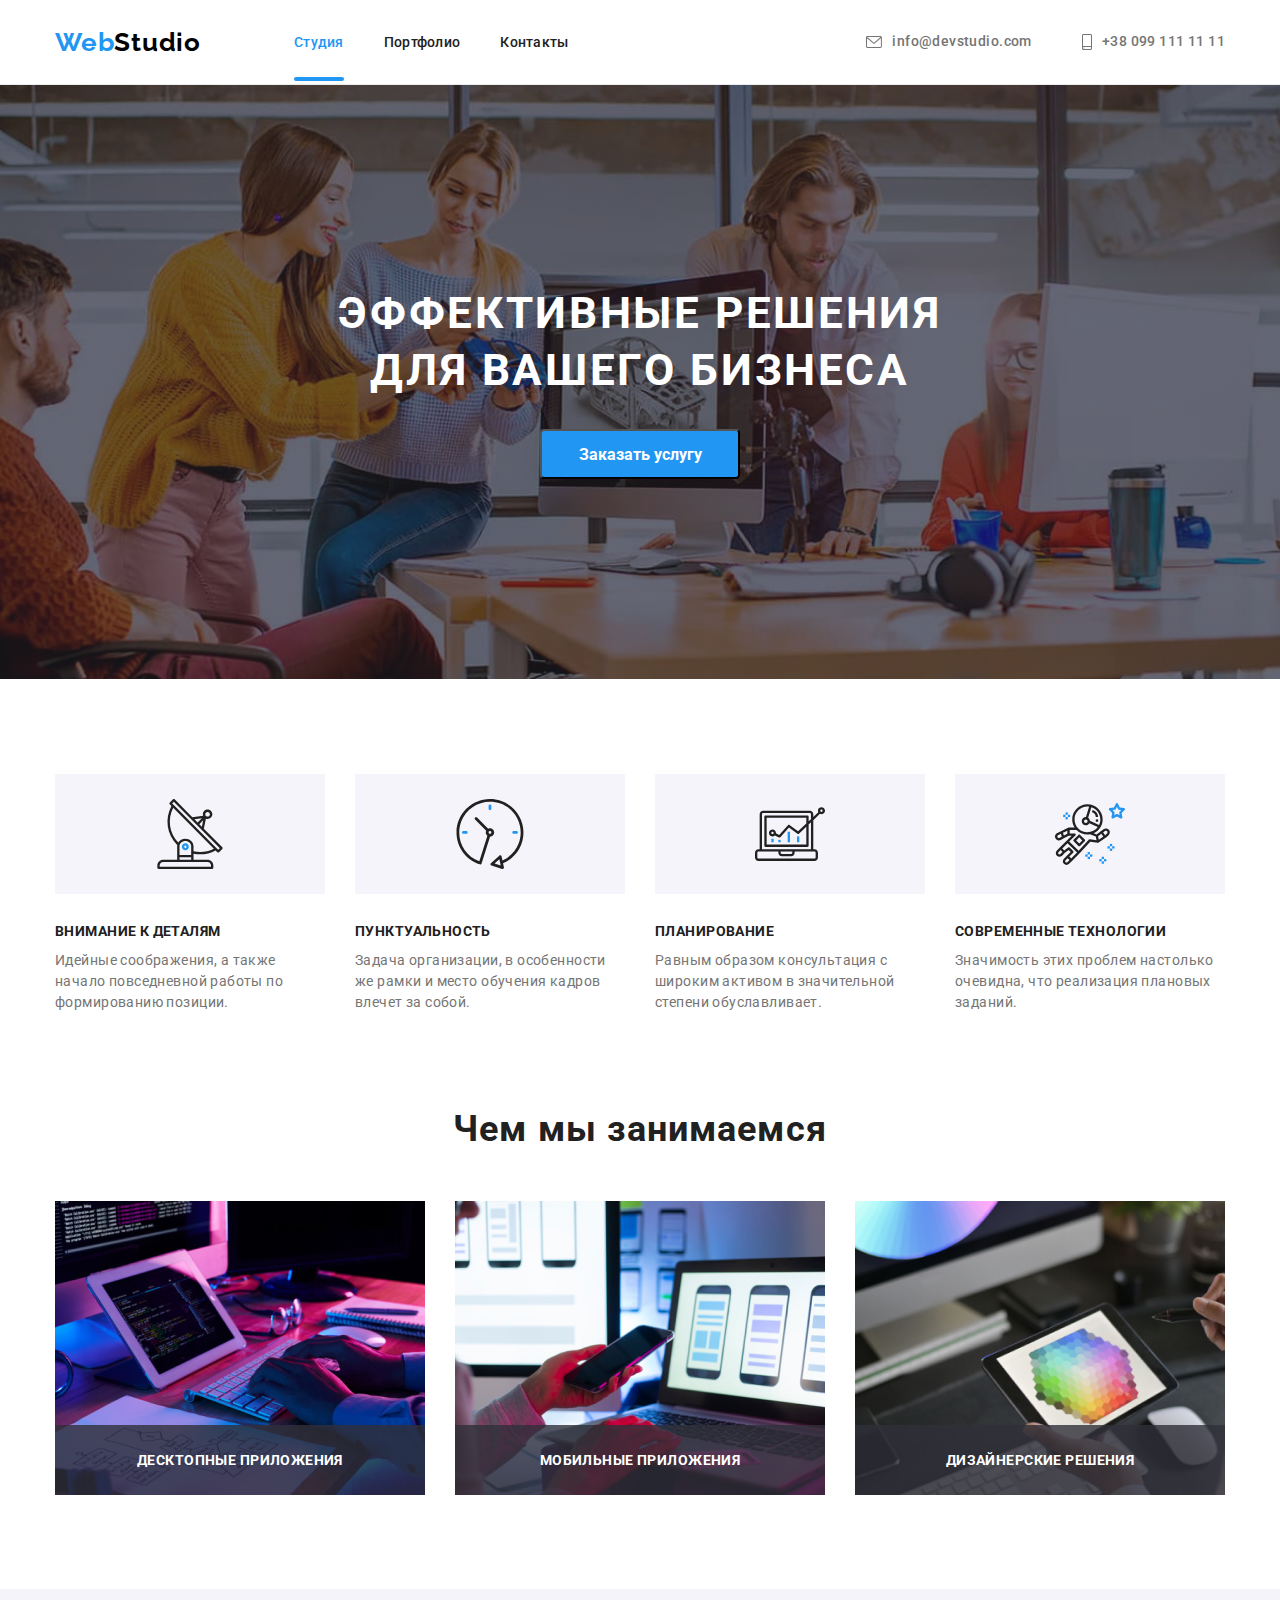
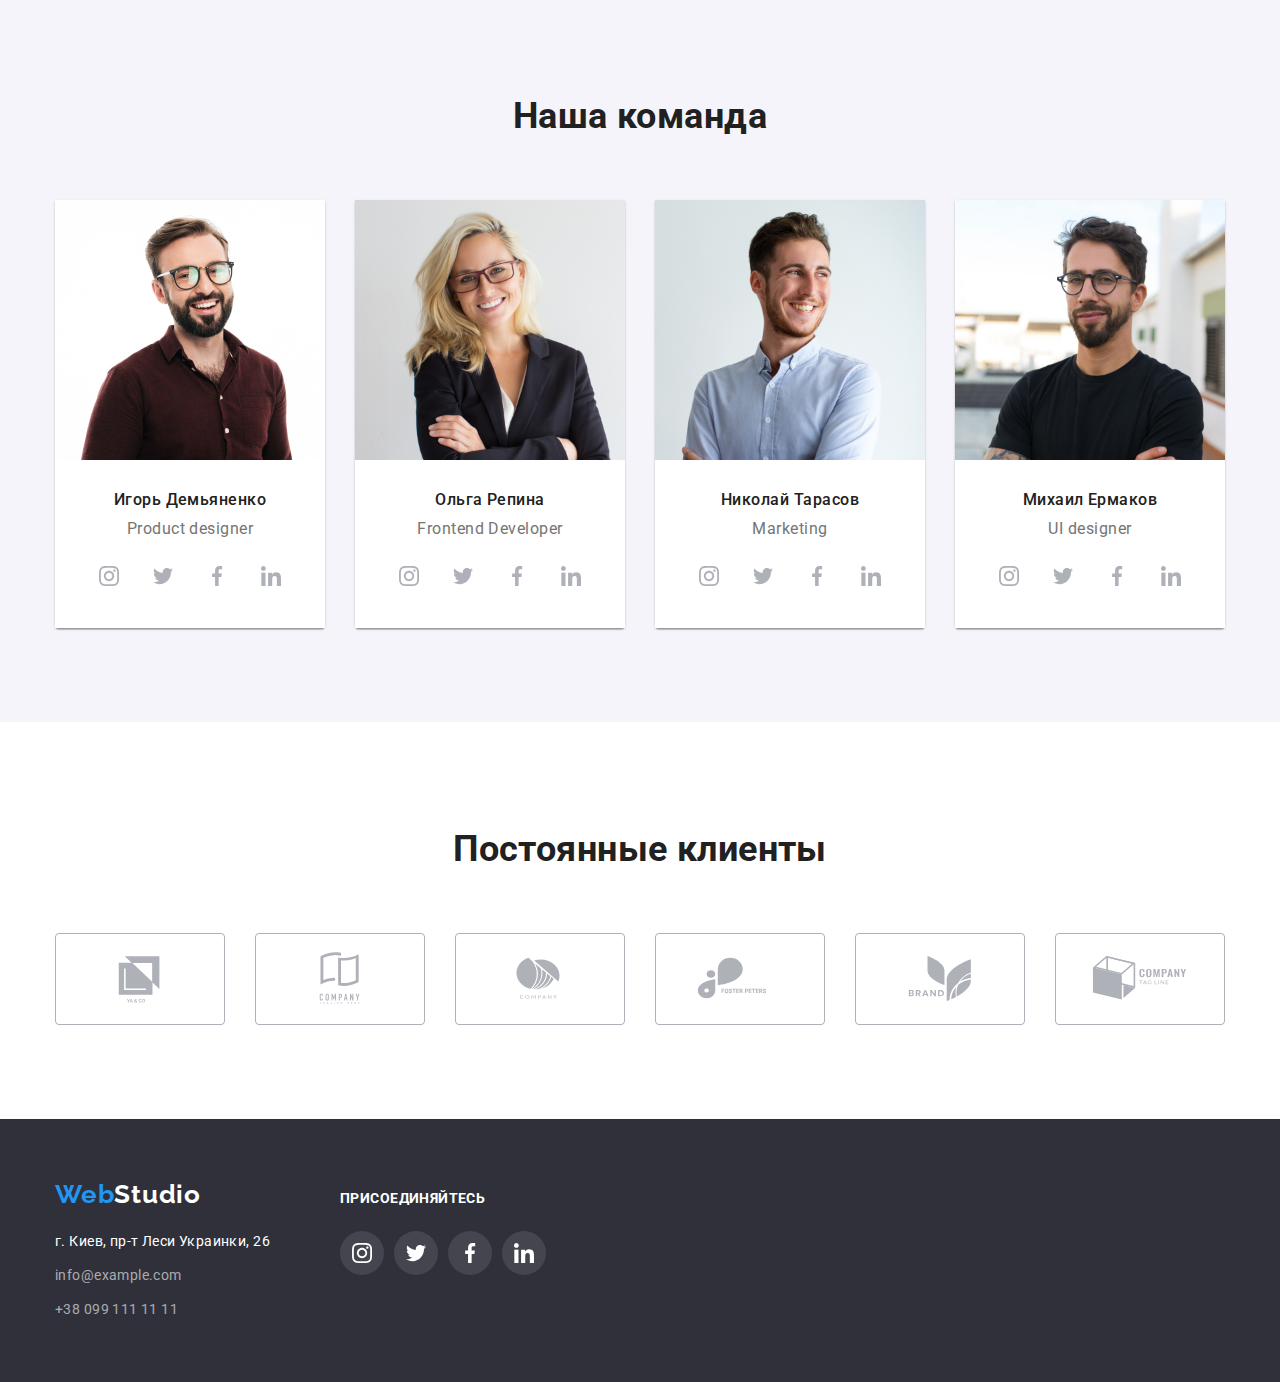
<file: index.html>
<!DOCTYPE html>
<html lang="ru">
  <head>
    <meta charset="UTF-8" />
    <meta http-equiv="X-UA-Compatible" content="IE=edge" />
    <meta name="viewport" content="width=device-width, initial-scale=1.0" />
    <title>Homework 1</title>
    <link
      href="https://fonts.googleapis.com/css2?family=Raleway:wght@700&family=Roboto:wght@400;500;700;900&display=swap"
      rel="stylesheet"
    />
    <link
      rel="stylesheet"
      href="https://cdnjs.cloudflare.com/ajax/libs/modern-normalize/1.1.0/modern-normalize.min.css"
    />
    <link rel="stylesheet" href="./css/styles.css" />
  </head>

  <body class="page">
    <!--Шапка сайта-->
    <header class="page-header">
      <div class="container header-container">
        <a href="/" class="logoweb">Web<span class="logostudio">Studio</span></a>
        <nav class="nav">
          <ul class="nav-header">
            <li class="nav-item link"><a href="" class="nav-link current">Студия</a></li>
            <li class="nav-item link"><a href="./portfolio.html" class="nav-link">Портфолио</a></li>
            <li class="nav-item link"><a href="" class="nav-link">Контакты</a></li>
          </ul>
        </nav>
        <ul class="nav-container">
          <li class="nav-item-mail">
            <a href="mailto:info@devstudio.com" class="nav-link link">
              <svg class="nav-icon" width="16" height="12">
                <use href="./images/icons.svg#icon-envelope"></use>
              </svg>
              info@devstudio.com
            </a>
          </li>
          <li class="nav-item-tel">
            <a href="tel:+380991111111" class="nav-link link">
              <svg class="nav-icon" width="10" height="16">
                <use href="./images/icons.svg#icon-smartphone"></use>
              </svg>
              +38 099 111 11 11
            </a>
          </li>
        </ul>
      </div>
    </header>
    <main>
      <section class="hero">
        <div class="hero-container container">
          <h1 class="hero-title">Эффективные решения для вашего бизнеса</h1>
          <button type="button" class="button-text button" data-modal-open>Заказать услугу</button>
        </div>
      </section>

      <!--Наши преймущества-->
      <section class="our-advantages section">
        <div class="container">
          <h2 class="visually-hidden">Наши преймущества</h2>
          <ul class="our-advantages-list">
            <li class="advantages-list-item">
              <h3 class="advantages-title advantages-title-antenna">Внимание к деталям</h3>
              <p>
                Идейные соображения, а также начало повседневной работы по формированию позиции.
              </p>
            </li>
            <li class="advantages-list-item">
              <h3 class="advantages-title advantages-title-clock">Пунктуальность</h3>
              <p>
                Задача организации, в особенности же рамки и место обучения кадров влечет за собой.
              </p>
            </li>
            <li class="advantages-list-item">
              <h3 class="advantages-title advantages-title-diagram">Планирование</h3>
              <p>
                Равным образом консультация с широким активом в значительной степени обуславливает.
              </p>
            </li>
            <li class="advantages-list-item">
              <h3 class="advantages-title advantages-title-astronaut">Современные технологии</h3>
              <p>Значимость этих проблем настолько очевидна, что реализация плановых заданий.</p>
            </li>
          </ul>
        </div>
      </section>

      <!--Чем мы занимаемся-->
      <section class="whatdowedo">
        <div class="container container-whatdowedo">
          <h2 class="whatdowedo-title">Чем мы занимаемся</h2>
          <ul class="whatdowedo-list">
            <li class="whatdowedo-list-item">
              <img src="images/img.jpg" width="370" alt="A person typying on the laptop" />
              <p class="whatdowedo-overlay">Десктопные приложения</p>
            </li>
            <li class="whatdowedo-list-item">
              <img src="images/img2.jpg" width="370" alt="A preson looking up the phone" />
              <p class="whatdowedo-overlay">Мобильные приложения</p>
            </li>
            <li class="whatdowedo-list-item">
              <img src="images/img3.jpg" width="370" alt="A tablet with a picture" />
              <p class="whatdowedo-overlay">Дизайнерские решения</p>
            </li>
          </ul>
        </div>
      </section>

      <!--НАША КОММАНДА-->
      <section class="our-team-section section">
        <div class="container">
          <h2 class="our-team-title">Наша команда</h2>
          <ul class="our-team-list">
            <li class="our-team-list-item">
              <img
                src="images/productdesigner.jpg"
                width="270"
                alt="Team member product designer"
              />
              <div class="our-team-list-content-first">
                <h3 class="our-team-members">Игорь Демьяненко</h3>
                <p class="our-team-position">Product designer</p>
                <ul class="social-list list">
                  <li class="social-list-items">
                    <a href="" class="social-list-link link">
                      <svg class="social-list-icon" width="20" height="20">
                        <use href="./images/icons.svg#instagram"></use>
                      </svg>
                    </a>
                  </li>
                  <li class="social-list-items">
                    <a href="" class="social-list-link link">
                      <svg class="social-list-icon" width="20" height="20">
                        <use href="./images/icons.svg#twitter"></use>
                      </svg>
                    </a>
                  </li>
                  <li class="social-list-items">
                    <a href="" class="social-list-link link">
                      <svg class="social-list-icon" width="20" height="20">
                        <use href="./images/icons.svg#facebook"></use>
                      </svg>
                    </a>
                  </li>
                  <li class="social-list-items">
                    <a href="" class="social-list-link link">
                      <svg class="social-list-icon" width="20" height="20">
                        <use href="./images/icons.svg#linkedin"></use>
                      </svg>
                    </a>
                  </li>
                </ul>
              </div>
            </li>
            <li class="our-team-list-item">
              <img
                src="images/frontenddeveloper.jpg"
                width="270"
                alt="Team member Frontend developer"
              />
              <div class="our-team-list-content-second">
                <h3 class="our-team-members">Ольга Репина</h3>
                <p class="our-team-position">Frontend Developer</p>
                <ul class="social-list list">
                  <li class="social-list-items">
                    <a href="" class="social-list-link link">
                      <svg class="social-list-icon" width="20" height="20">
                        <use href="./images/icons.svg#instagram"></use>
                      </svg>
                    </a>
                  </li>
                  <li class="social-list-items">
                    <a href="" class="social-list-link link">
                      <svg class="social-list-icon" width="20" height="20">
                        <use href="./images/icons.svg#twitter"></use>
                      </svg>
                    </a>
                  </li>
                  <li class="social-list-items">
                    <a href="" class="social-list-link link">
                      <svg class="social-list-icon" width="20" height="20">
                        <use href="./images/icons.svg#facebook"></use>
                      </svg>
                    </a>
                  </li>
                  <li class="social-list-items">
                    <a href="" class="social-list-link link">
                      <svg class="social-list-icon" width="20" height="20">
                        <use href="./images/icons.svg#linkedin"></use>
                      </svg>
                    </a>
                  </li>
                </ul>
              </div>
            </li>
            <li class="our-team-list-item">
              <img src="images/marketing.jpg" width="270" alt="Team member for marketing" />
              <div class="our-team-list-content-third">
                <h3 class="our-team-members">Николай Тарасов</h3>
                <p class="our-team-position">Marketing</p>
                <ul class="social-list list">
                  <li class="social-list-items">
                    <a href="" class="social-list-link link">
                      <svg class="social-list-icon" width="20" height="20">
                        <use href="./images/icons.svg#instagram"></use>
                      </svg>
                    </a>
                  </li>
                  <li class="social-list-items">
                    <a href="" class="social-list-link link">
                      <svg class="social-list-icon" width="20" height="20">
                        <use href="./images/icons.svg#twitter"></use>
                      </svg>
                    </a>
                  </li>
                  <li class="social-list-items">
                    <a href="" class="social-list-link link">
                      <svg class="social-list-icon" width="20" height="20">
                        <use href="./images/icons.svg#facebook"></use>
                      </svg>
                    </a>
                  </li>
                  <li class="social-list-items">
                    <a href="" class="social-list-link link">
                      <svg class="social-list-icon" width="20" height="20">
                        <use href="./images/icons.svg#linkedin"></use>
                      </svg>
                    </a>
                  </li>
                </ul>
              </div>
            </li>
            <li class="our-team-list-item">
              <img src="images/uidesigner.jpg" width="270" alt="Team member ui designer" />
              <div class="our-team-list-content-fourth">
                <h3 class="our-team-members">Михаил Ермаков</h3>
                <p class="our-team-position">UI designer</p>
                <ul class="social-list list">
                  <li class="social-list-items">
                    <a href="" class="social-list-link link">
                      <svg class="social-list-icon" width="20" height="20">
                        <use href="./images/icons.svg#instagram"></use>
                      </svg>
                    </a>
                  </li>
                  <li class="social-list-items">
                    <a href="" class="social-list-link link">
                      <svg class="social-list-icon" width="20" height="20">
                        <use href="./images/icons.svg#twitter"></use>
                      </svg>
                    </a>
                  </li>
                  <li class="social-list-items">
                    <a href="" class="social-list-link link">
                      <svg class="social-list-icon" width="20" height="20">
                        <use href="./images/icons.svg#facebook"></use>
                      </svg>
                    </a>
                  </li>
                  <li class="social-list-items">
                    <a href="" class="social-list-link link">
                      <svg class="social-list-icon" width="20" height="20">
                        <use href="./images/icons.svg#linkedin"></use>
                      </svg>
                    </a>
                  </li>
                </ul>
              </div>
            </li>
          </ul>
        </div>
      </section>
      <section class="our-clients section">
        <div class="container">
          <h2 class="our-clients-title">Постоянные клиенты</h2>
          <ul class="our-clients-list">
            <li class="our-clients-list-item">
              <a href="" class="our-clients-link link">
                <svg class="our-clients-icon" width="106" height="60">
                  <use href="./images/icons.svg#logo-first"></use>
                </svg>
              </a>
            </li>
            <li class="our-clients-list-item">
              <a href="" class="our-clients-link link">
                <svg class="our-clients-icon" width="106" height="60">
                  <use href="./images/icons.svg#logo-second"></use>
                </svg>
              </a>
            </li>
            <li class="our-clients-list-item">
              <a href="" class="our-clients-link link">
                <svg class="our-clients-icon" width="106" height="60">
                  <use href="./images/icons.svg#logo-third"></use>
                </svg>
              </a>
            </li>
            <li class="our-clients-list-item">
              <a href="" class="our-clients-link link">
                <svg class="our-clients-icon" width="106" height="60">
                  <use href="./images/icons.svg#logo-fourth"></use>
                </svg>
              </a>
            </li>
            <li class="our-clients-list-item">
              <a href="" class="our-clients-link link">
                <svg class="our-clients-icon" width="106" height="60">
                  <use href="./images/icons.svg#logo-fifth"></use>
                </svg>
              </a>
            </li>
            <li class="our-clients-list-item">
              <a href="" class="our-clients-link link">
                <svg class="our-clients-icon" width="106" height="60">
                  <use href="./images/icons.svg#logo-sixth"></use>
                </svg>
              </a>
            </li>
          </ul>
        </div>
      </section>
    </main>

    <!--Подвал страницы-->
    <footer class="footer">
      <div class="container footer-container">
        <div class="footer-container-first">
          <a href="/" class="logoweb-footer">Web<span class="logostudiofooter">Studio</span></a>
          <address class="address">
            <p class="address-name">г. Киев, пр-т Леси Украинки, 26</p>
            <a class="address-mail link" href="mailto:info@example.com">info@example.com</a>
            <a class="address-tel link" href="tel:+380991111111">+38 099 111 11 11</a>
          </address>
        </div>
        <div class="footer-social-links-container">
          <h2 class="footer-title">Присоединяйтесь</h2>
          <ul class="footer-social-list">
            <li class="social-list-item">
              <a href="" class="social-list-link">
                <svg class="social-list-icon-footer" width="20" height="20">
                  <use href="./images/icons.svg#instagram"></use>
                </svg>
              </a>
            </li>
            <li class="social-list-item">
              <a href="" class="social-list-link">
                <svg class="social-list-icon-footer" width="20" height="20">
                  <use href="./images/icons.svg#twitter"></use>
                </svg>
              </a>
            </li>
            <li class="social-list-item">
              <a href="" class="social-list-link">
                <svg class="social-list-icon-footer" width="20" height="20">
                  <use href="./images/icons.svg#facebook"></use>
                </svg>
              </a>
            </li>
            <li class="">
              <a href="" class="social-list-link">
                <svg class="social-list-icon-footer" width="20" height="20">
                  <use href="./images/icons.svg#linkedin"></use>
                </svg>
              </a>
            </li>
          </ul>
        </div>
      </div>
    </footer>

    <div class="backdrop is-hidden" data-modal>
      <div class="modal">
        <button type="button" class="close-btn" data-modal-close>
          <svg class="cross-btn" width="11" height="11">
            <use href="./images/icons.svg#icon-vector"></use>
          </svg>
        </button>
      </div>
    </div>
    <script src="./js/modal.js"></script>
  </body>
</html>
</file>
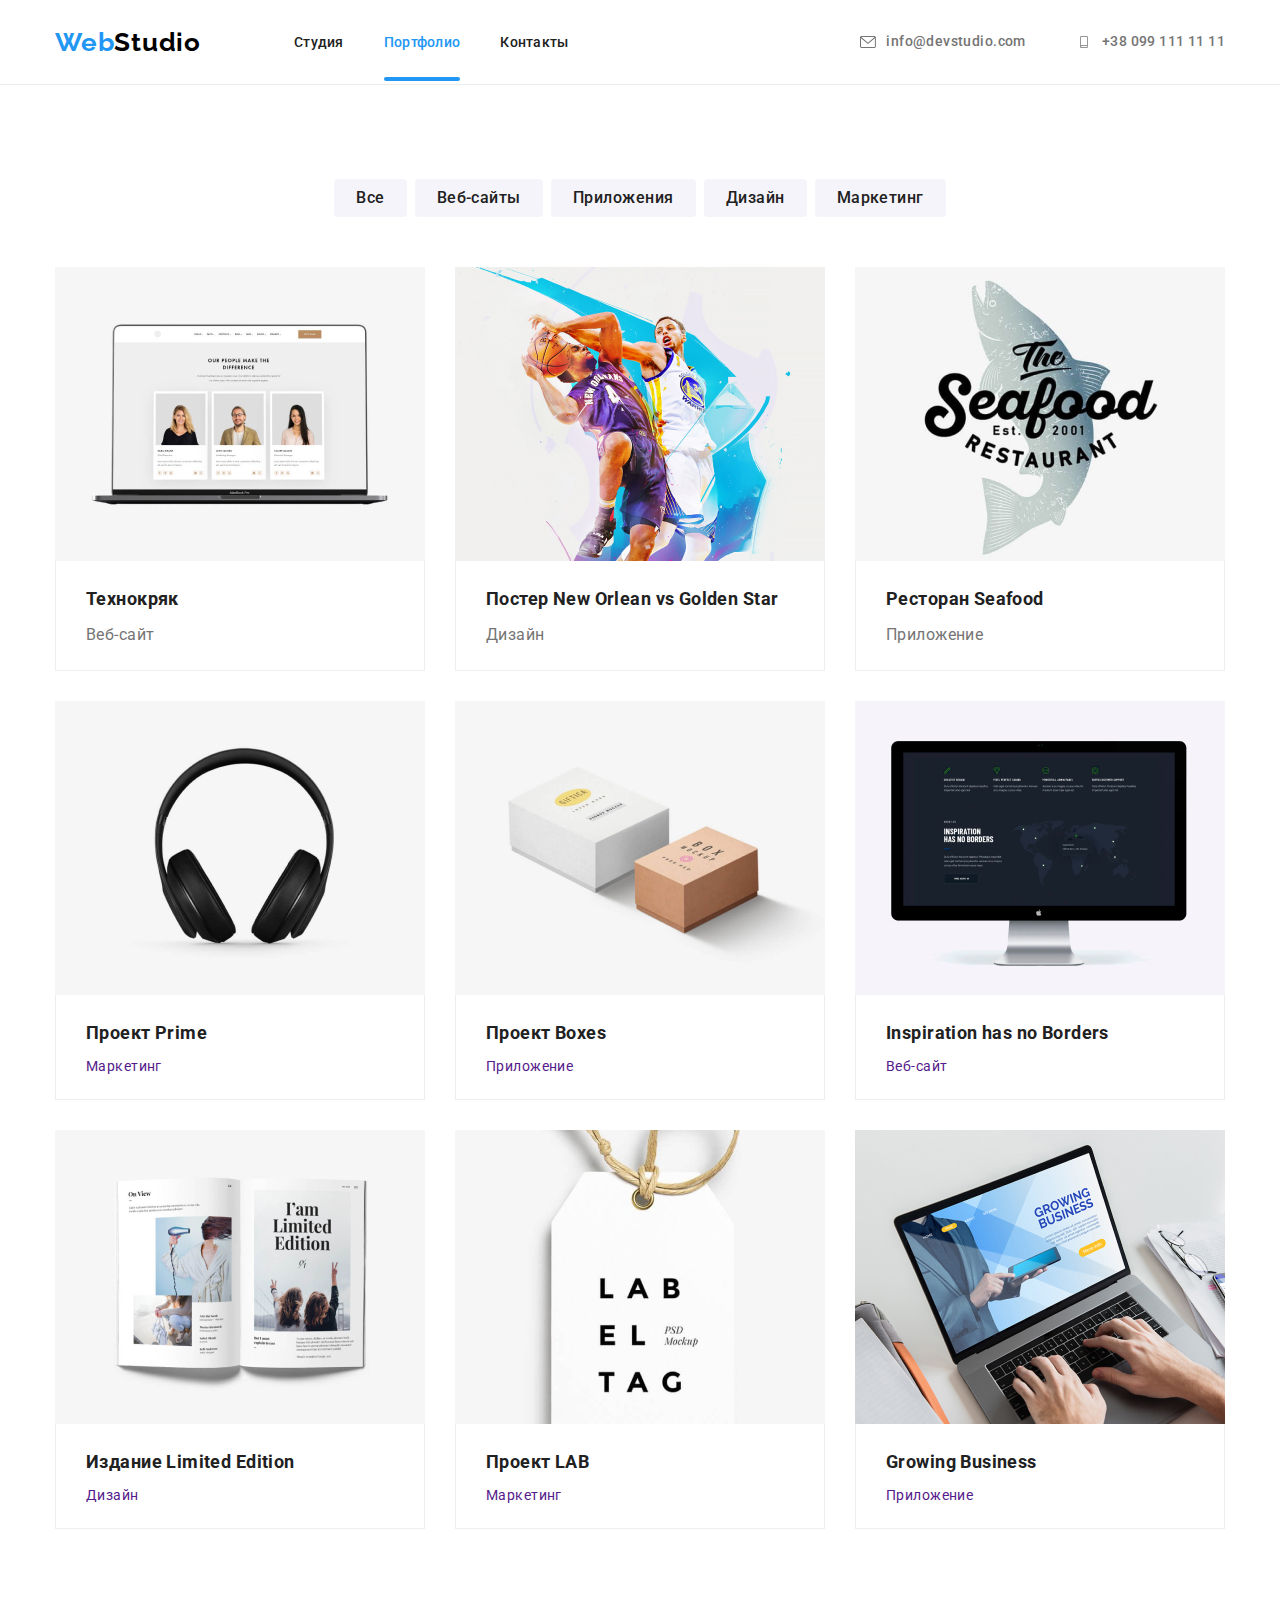
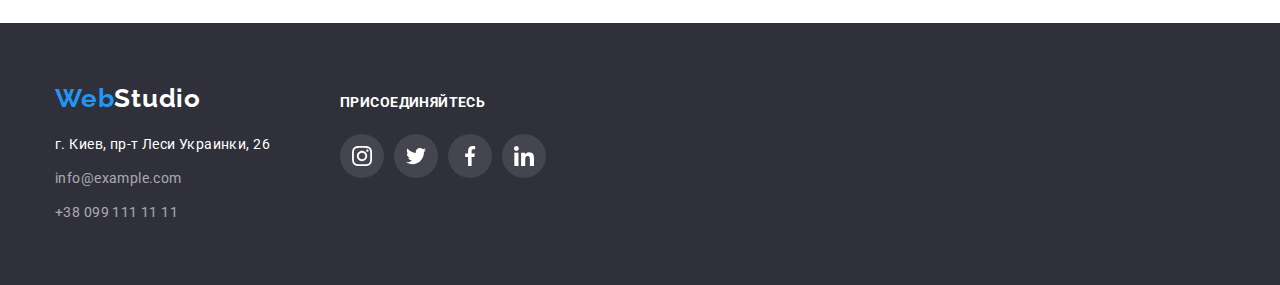
<file: portfolio.html>
<!DOCTYPE html>
<html lang="ru">
  <head>
    <meta charset="UTF-8" />
    <meta http-equiv="X-UA-Compatible" content="IE=edge" />
    <meta name="viewport" content="width=, initial-scale=1.0" />
    <title>Document</title>
    <link
      href="https://fonts.googleapis.com/css2?family=Raleway:wght@700&family=Roboto:wght@400;500;700;900&display=swap"
      rel="stylesheet"
    />
    <link
      rel="stylesheet"
      href="https://cdnjs.cloudflare.com/ajax/libs/modern-normalize/1.1.0/modern-normalize.min.css"
    />
    <link rel="stylesheet" href="./css/styles.css" />
  </head>
  <body>
    <!--Шапка сайта-->
    <header class="page-header">
      <div class="container header-container">
        <a href="/" class="logoweb">Web<span class="logostudio">Studio</span></a>
        <nav class="nav">
          <ul class="nav-header">
            <li class="nav-item link"><a href="./index.html" class="nav-link">Студия</a></li>
            <li class="nav-item link"><a href="" class="nav-link current">Портфолио</a></li>
            <li class="nav-item link"><a href="" class="nav-link">Контакты</a></li>
          </ul>
        </nav>
        <ul class="nav-container">
          <li class="nav-item-mail">
            <a href="mailto:info@devstudio.com" class="nav-link link">
              <svg class="nav-icon" width="16" height="12">
                <use href="./images/icons.svg#icon-envelope"></use>
              </svg>
              info@devstudio.com
            </a>
          </li>
          <li class="nav-item-tel">
            <a href="tel:+380991111111" class="nav-link link">
              <svg class="nav-icon" width="16" height="12">
                <use href="./images/icons.svg#icon-smartphone"></use>
              </svg>
              +38 099 111 11 11
            </a>
          </li>
        </ul>
      </div>
    </header>
    <main>
      <!-- Фильтр на странице Портфолио -->
      <section class="section">
        <div class="container">
          <h1 class="visually-hidden">Примеры работ</h1>
          <ul class="work-examples-container button-items-list">
            <li class="button-examples-item">
              <button type="button" class="button-text-examples">Все</button>
            </li>
            <li class="button-examples-item">
              <button type="button button-web" class="button-text-examples">Веб-сайты</button>
            </li>
            <li class="button-examples-item">
              <button type="button" class="button-text-examples">Приложения</button>
            </li>
            <li class="button-examples-item">
              <button type="button" class="button-text-examples">Дизайн</button>
            </li>
            <li class="button-examples-item">
              <button type="button" class="button-text-examples">Маркетинг</button>
            </li>
          </ul>

          <!-- Примеры работ линия 1 -->
          <ul class="work-examples">
            <li class="work-examples-list-item">
              <a href="" class="work-examples-list-link link">
                <div class="blue-list-img-wrapper">
                  <img
                    src="images/websiteexample.jpg"
                    width="370"
                    alt="An example of the website"
                  />
                  <p class="overlay">
                    Технокряк это современная площадка распространения коронавируса. Компании
                    используют эту платформу для цифрового шпионажа и атак на защищённые сервера
                    конкурентов.
                  </p>
                </div>
                <div class="work-examples-content">
                  <h2 class="work-example-title">Технокряк</h2>
                  <p class="work-example-type-one">Веб-сайт</p>
                </div>
              </a>
            </li>
            <li class="work-examples-list-item">
              <a href="" class="work-examples-list-link link">
                <div class="blue-list-img-wrapper">
                  <img
                    src="images/designexample.jpg"
                    width="370"
                    alt="A poster with basketball players"
                  />
                  <p class="overlay">
                    Технокряк это современная площадка распространения коронавируса. Компании
                    используют эту платформу для цифрового шпионажа и атак на защищённые сервера
                    конкурентов.
                  </p>
                </div>
                <div class="work-examples-content">
                  <h2 class="work-example-title">Постер New Orlean vs Golden Star</h2>
                  <p class="work-example-type-one">Дизайн</p>
                </div>
              </a>
            </li>
            <li class="work-examples-list-item">
              <a href="" class="work-examples-list-link link">
                <div class="blue-list-img-wrapper">
                  <img src="images/appexample.jpg" width="370" alt="Seafood restaurant app logo" />
                  <p class="overlay">
                    Технокряк это современная площадка распространения коронавируса. Компании
                    используют эту платформу для цифрового шпионажа и атак на защищённые сервера
                    конкурентов.
                  </p>
                </div>
                <div class="work-examples-content">
                  <h2 class="work-example-title">Ресторан Seafood</h2>
                  <p class="work-example-type-one">Приложение</p>
                </div>
              </a>
            </li>
            <!-- Примеры работ линия 2 -->
            <li class="work-examples-list-item">
              <a href="" class="work-examples-list-link link">
                <div class="blue-list-img-wrapper">
                  <img src="images/marketingexample.jpg" width="370" alt="A set of headphones" />
                  <p class="overlay">
                    Технокряк это современная площадка распространения коронавируса. Компании
                    используют эту платформу для цифрового шпионажа и атак на защищённые сервера
                    конкурентов.
                  </p>
                </div>
                <div class="work-examples-content">
                  <h2 class="work-example-title">Проект Prime</h2>
                  <p class="work-example-type-two">Маркетинг</p>
                </div>
              </a>
            </li>
            <li class="work-examples-list-item">
              <a href="" class="work-examples-list-link link">
                <div class="blue-list-img-wrapper">
                  <img src="images/appboxes.jpg" width="370" alt="Two boxes" />
                  <p class="overlay">
                    Технокряк это современная площадка распространения коронавируса. Компании
                    используют эту платформу для цифрового шпионажа и атак на защищённые сервера
                    конкурентов.
                  </p>
                </div>
                <div class="work-examples-content">
                  <h2 class="work-example-title">Проект Boxes</h2>
                  <p class="work-example-type-two">Приложение</p>
                </div>
              </a>
            </li>
            <li class="work-examples-list-item">
              <a href="" class="work-examples-list-link link">
                <div class="blue-list-img-wrapper">
                  <img src="images/websiteinspation.jpg" width="370" alt="A screen" />
                  <p class="overlay">
                    Технокряк это современная площадка распространения коронавируса. Компании
                    используют эту платформу для цифрового шпионажа и атак на защищённые сервера
                    конкурентов.
                  </p>
                </div>
                <div class="work-examples-content">
                  <h2 class="work-example-title">Inspiration has no Borders</h2>
                  <p class="work-example-type-two">Веб-сайт</p>
                </div>
              </a>
            </li>
            <!-- Примеры работ линия 3 -->
            <li class="work-examples-list-item not">
              <a href="" class="work-examples-list-link link">
                <div class="blue-list-img-wrapper">
                  <img src="images/limitededition.jpg" width="370" alt="An unfolded magazine" />
                  <p class="overlay">
                    Технокряк это современная площадка распространения коронавируса. Компании
                    используют эту платформу для цифрового шпионажа и атак на защищённые сервера
                    конкурентов.
                  </p>
                </div>
                <div class="work-examples-content">
                  <h2 class="work-example-title">Издание Limited Edition</h2>
                  <p class="work-example-type">Дизайн</p>
                </div>
              </a>
            </li>
            <li class="work-examples-list-item not">
              <a href="" class="work-examples-list-link link">
                <div class="blue-list-img-wrapper">
                  <img src="images/projectlab.jpg" width="370" alt="A Lab tag" />
                  <p class="overlay">
                    Технокряк это современная площадка распространения коронавируса. Компании
                    используют эту платформу для цифрового шпионажа и атак на защищённые сервера
                    конкурентов.
                  </p>
                </div>
                <div class="work-examples-content">
                  <h2 class="work-example-title">Проект LAB</h2>
                  <p class="work-example-type">Маркетинг</p>
                </div>
              </a>
            </li>
            <li class="work-examples-list-item not">
              <a href="" class="work-examples-list-link link">
                <div class="blue-list-img-wrapper">
                  <img src="images/growingbusiness.jpg" width="370" alt="A laptop" />
                  <p class="overlay">
                    Технокряк это современная площадка распространения коронавируса. Компании
                    используют эту платформу для цифрового шпионажа и атак на защищённые сервера
                    конкурентов.
                  </p>
                </div>
                <div class="work-examples-content">
                  <h2 class="work-example-title">Growing Business</h2>
                  <p class="work-example-type">Приложение</p>
                </div>
              </a>
            </li>
          </ul>
        </div>
      </section>
    </main>
    <!--Подвал страницы-->
    <footer class="footer">
      <div class="container footer-container">
        <div class="footer-container-first">
          <a href="/" class="logoweb-footer">Web<span class="logostudiofooter">Studio</span></a>
          <address class="address">
            <p class="address-name">г. Киев, пр-т Леси Украинки, 26</p>
            <a class="address-mail link" href="mailto:info@example.com">info@example.com</a>
            <a class="address-tel link" href="tel:+380991111111">+38 099 111 11 11</a>
          </address>
        </div>
        <div class="footer-social-links-container">
          <h2 class="footer-title">Присоединяйтесь</h2>
          <ul class="footer-social-list">
            <li class="social-list-item">
              <a href="" class="social-list-link">
                <svg class="social-list-icon-footer" width="20" height="20">
                  <use href="./images/icons.svg#instagram"></use>
                </svg>
              </a>
            </li>
            <li class="social-list-item">
              <a href="" class="social-list-link">
                <svg class="social-list-icon-footer" width="20" height="20">
                  <use href="./images/icons.svg#twitter"></use>
                </svg>
              </a>
            </li>
            <li class="social-list-item">
              <a href="" class="social-list-link">
                <svg class="social-list-icon-footer" width="20" height="20">
                  <use href="./images/icons.svg#facebook"></use>
                </svg>
              </a>
            </li>
            <li class="">
              <a href="" class="social-list-link">
                <svg class="social-list-icon-footer" width="20" height="20">
                  <use href="./images/icons.svg#linkedin"></use>
                </svg>
              </a>
            </li>
          </ul>
        </div>
      </div>
    </footer>
  </body>
</html>
</file>
<file: css/styles.css>
:root {
  --primary-text-color: #757575;
  --title-text-color: #212121;
  --accent-color: #2196f3;
  --primary-bg-color: white;
}

h1,
h2,
h3,
h4,
h5,
h6,
p {
  margin-top: 0;
  margin-bottom: 0;
}

ul,
ol {
  padding-left: 0;
  margin-top: 0;
  margin-bottom: 0;
}

.list {
  list-style: none;
}

.link {
  text-decoration: none;
  display: block;
}

img {
  display: block;
}
/* Цвет основного текста: #212121
Вторичный цвет  #757575 
цвет контактов rgba(255, 255, 255, 0.6)
белый цвет: #FFFFFF
акцентный цвет = #2196F3  */
/* цвет фона основной #FFFFFF
цвет фона вторичный #2F303A */
body {
  background-color: #ffffff;
  color: #212121;
  font-family: 'Roboto', sans-serif;
  letter-spacing: 0.03em;
  font-size: 14px;
  line-height: 1.71;
}

ul {
  list-style: none;
}
/* НАЧАЛО ШАПКИ И НАВИГАЦИИ НА САЙТЕ */

.page-header {
  border-bottom: 1px solid #ececec;
}
/* .page-header {
  display: flex;
  justify-content: flex-end;
} */
.logoweb {
  text-decoration: none;
  color: #2196f3;
  font-family: 'Raleway';
  font-size: 26px;
  font-weight: 700;
  line-height: 1.19;
  letter-spacing: 0.03em;
  text-align: left;
  margin-right: 95px;
}
.logoweb {
  margin-right: 93px;
}

.logostudio {
  color: black;
  text-decoration: none;
  font-weight: 700;
  font-size: 26px;
  line-height: 1.34;
  letter-spacing: 0.03em;
}
.container {
  width: 1200px;
  margin-left: auto;
  margin-right: auto;
  padding-left: 15px;
  padding-right: 15px;
}
.section {
  padding-top: 94px;
  padding-bottom: 94px;
  margin: 0 auto;
}
.nav {
  display: flex;
  align-items: center;
}
.nav-header {
  display: flex;
}

.nav-link {
  display: block;
  padding-top: 30px;
  padding-bottom: 30px;
  position: relative;
}
.nav-item .current::after {
  content: '';
  position: absolute;
  display: block;
  background-color: var(--accent-color);
  width: 100%;
  height: 4px;
  bottom: -1px;
  border-radius: 2px;
}

.header-container {
  display: flex;
  align-items: center;
}
.nav {
  display: block;
  align-items: center;
}
.nav-container {
  display: flex;
  justify-content: center;
  margin-left: auto;
}
.nav-header a {
  text-decoration: none;
  color: var(--title-text-color);
  font-weight: 500;
  font-size: 14px;
  line-height: 1.2;
  letter-spacing: 0.02em;
}
.nav-link {
  display: flex;
  align-items: center;
}

.nav-email-link,
.nav-tel-link {
  display: block;
  padding-top: 32px;
  padding-bottom: 32px;
  transition: color 250ms cubic-bezier(0.4, 0, 0.2, 1);
}

.nav-link.current,
.nav-link:hover,
.nav-link:focus {
  color: var(--accent-color);
}

.nav-item:not(:last-child) {
  margin-right: 40px;
}

.nav-link,
.nav-link {
  text-decoration: none;
  color: var(--primary-text-color);
  font-weight: 500;
  transition: color 250ms cubic-bezier(0.4, 0, 0.2, 1);
}
.nav-item-mail {
  margin-right: 50px;
}
.nav-link:focus,
.nav-link:hover {
  color: var(--accent-color);
}

.nav-icon {
  margin-right: 10px;
  fill: currentColor;
}

/* ========== КОНЕЦ ШАПКИ И НАВИГАЦИИ НА САЙТЕ============ */

/*======= НАЧАЛО БАННЕРА НА ГЛАВНОЙ СТРАНИЦЕ ==========*/
.page {
  /* width: 1600px; */
  margin: 0 auto;
}
.hero {
  background-color: #c4c4c4;
  padding-top: 200px;
  padding-bottom: 200px;
  background-image: linear-gradient(rgba(47, 48, 58, 0.4), rgba(47, 48, 58, 0.4)),
    url('../images/hero/herobackground.jpg');
  background-size: cover;
  background-repeat: no-repeat;
  background-position: center;
  max-width: 1600px;
  margin-left: auto;
  margin-right: auto;
}
.hero-container {
  display: flex;
  align-items: center;
  flex-direction: column;
}
.hero-title {
  color: #ffffff;

  font-size: 44px;
  line-height: 1.3;
  text-align: center;
  letter-spacing: 0.06em;
  text-transform: uppercase;
  max-width: 670px;
  margin: 0 auto 30px;
}
.button {
  display: block;
  margin: 0 auto;
}
.button {
  border-radius: 4px;
  padding: 10px 32px;
  box-sizing: border-box;
  width: 200px;
  height: 50px;
  text-align: center;
}
.button,
.button-text {
  font-family: inherit;
  color: white;
  background-color: var(--accent-color);
  font-weight: bold;
  font-size: 16px;
  line-height: 1.8;
  cursor: pointer;
  transition: background-color 250ms cubic-bezier(0.4, 0, 0.2, 1);
}
.button-text:hover,
.button-text:focus {
  box-shadow: 0px 4px 4px rgba(0, 0, 0, 0.15);
  background-color: #188ce8;

  width: 200px;
  height: 50px;
  left: 700px;
  top: 430px;
}

/* ==========КОНЕЦ БАННЕРА НА ГЛАВНОЙ СТРАНИЦЕ ==================*/

/*========= НАШИ ПРЕЙМУЩЕСТВА НАЧАЛО РАЗДЕЛА =================*/
.visually-hidden {
  position: absolute;
  width: 1px;
  height: 1px;
  margin: -1px;
  border: 0;
  padding: 0;
  white-space: nowrap;
  clip-path: inset(100%);
  clip: rect(0 0 0 0);
  overflow: hidden;
}

.our-advantages {
  display: flex;
  align-items: center;
  padding-bottom: 95px;
  padding-top: 95px;
}
.our-advantages-list {
  display: flex;
  align-items: center;
  margin-left: -30px;
  margin-top: -30px;
}
.advantages-list-item {
  width: calc((100% - 90px) / 4);
  margin-left: 30px;
  margin-top: 30px;
}
.advantages-list-item:last-child {
  margin-right: 0;
}

.advantages-title-antenna::before {
  display: block;
  background-color: #f5f4fa;
  background-size: 70px, 70px;
  background-repeat: no-repeat;
  background-position: center center;
  margin-bottom: 30px;
  content: '';
  width: 270px;
  height: 120px;
  background-image: url(../images/our-advantages-elements/antenna.svg);
}
.advantages-title-clock::before {
  display: block;
  background-color: #f5f4fa;
  background-size: 70px, 70px;
  background-repeat: no-repeat;
  background-position: center center;
  margin-bottom: 30px;
  content: '';
  width: 270px;
  height: 120px;
  background-image: url(../images/our-advantages-elements/clock.svg);
}

.advantages-title-diagram::before {
  display: block;
  background-color: #f5f4fa;
  background-size: 70px, 70px;
  background-repeat: no-repeat;
  background-position: center center;
  margin-bottom: 30px;
  content: '';
  width: 270px;
  height: 120px;
  background-image: url(../images/our-advantages-elements/diagram.svg);
}

.advantages-title-astronaut::before {
  display: block;
  background-color: #f5f4fa;
  background-size: 70px, 70px;
  background-repeat: no-repeat;
  background-position: center center;
  margin-bottom: 30px;
  content: '';
  width: 270px;
  height: 120px;
  background-image: url(../images/our-advantages-elements/astronaut.svg);
}

.advantages-title {
  margin-bottom: 10px;
  font-weight: bold;
  font-size: 14px;
  line-height: 1.14;
  letter-spacing: 0.03em;
  text-transform: uppercase;
}

.our-advantages-list p {
  font-size: 14px;
  line-height: 1.5;
  letter-spacing: 0.03em;
  color: var(--primary-text-color);
}
/* =========НАШИ ПРЕЙМУЩЕСТВА КОНЕЦ РАЗДЕЛА ===========*/

/* =====ЧЕМ МЫ ЗАНИМАЕМСЯ НА ГЛАВНОЙ СТРАНИЦЕ========= */
.whatdowedo {
  padding-bottom: 94px;
}
.whatdowedo-title {
  font-weight: 700;
  font-size: 36px;
  line-height: 1.2;
  letter-spacing: 0.03em;
}
.whatdowedo-title {
  text-align: center;
  margin: 0 auto;
  margin-bottom: 50px;
}

.whatdowedo-list {
  display: flex;
  align-items: center;
  margin-left: -30px;
  margin-top: -30px;
}
.whatdowedo-list-item {
  width: calc((100% - 60px) / 3);
  margin-left: 30px;
  margin-top: 30px;
}

.whatdowedo-list-item {
  position: relative;
  width: 370px;
}

.whatdowedo-overlay {
  position: absolute;
  width: 100%;
  height: 70px;
  left: 0;
  bottom: 0;
  text-align: center;
  text-transform: uppercase;
  padding: 27px 20px;
  font-weight: 700;
  font-size: 14px;
  line-height: 1.17;
  color: #ffffff;
  background-color: rgba(47, 48, 58, 0.8);
}
/*========== ЧЕМ МЫ ЗАНИМАЕМСЯ КОНЕЦ =========*/

/*============== НАША КОММАНДА НАЧАЛО (НА ГЛАВНОЙ СТРАНИЦЕ)========== */
.our-team-section {
  background-color: #f5f4fa;
}
.our-team-title {
  text-align: center;
}
.our-team-title,
.our-clients-title {
  text-align: center;
  color: #212121;
  font-style: normal;
  font-weight: bold;
  font-size: 36px;
  line-height: 1.85;
  margin-bottom: 50px;
}
.our-team-list {
  display: flex;
  align-items: center;
  margin-left: -30px;
  margin-top: -30px;
}
.our-team-list-item {
  width: calc((100% - 60px) / 4);
  margin-left: 30px;
  margin-top: 30px;
  box-shadow: 0px 1px 3px rgba(0, 0, 0, 0.12), 0px 1px 1px rgba(0, 0, 0, 0.14),
    0px 2px 1px rgba(0, 0, 0, 0.2);
  border-radius: 0px 0px 4px 4px;
}
.our-team-members {
  font-weight: 500;
  font-size: 16px;
  line-height: 1.2;
  letter-spacing: 0.03em;
  margin-bottom: 10px;
}

.our-team-position {
  font-weight: normal;
  font-size: 16px;
  line-height: 1.2;
  letter-spacing: 0.03em;
  color: var(--primary-text-color);
  margin-bottom: 16px;
}
.our-team-list-content-first,
.our-team-list-content-second,
.our-team-list-content-third,
.our-team-list-content-fourth {
  text-align: center;
  background-color: #ffffff;
}
.our-team-list-content-first {
  padding-top: 30px;
  padding-right: 32px;
  padding-bottom: 30px;
  padding-left: 32px;
}
.our-team-list-content-second {
  padding-top: 30px;
  padding-right: 32px;
  padding-bottom: 30px;
  padding-left: 32px;
}
.our-team-list-content-third {
  padding-top: 30px;
  padding-right: 32px;
  padding-bottom: 30px;
  padding-left: 32px;
}
.our-team-list-content-fourth {
  padding-top: 30px;
  padding-right: 32px;
  padding-bottom: 30px;
  padding-left: 32px;
}
.social-list-link:hover,
.social-list-link:focus {
  background-color: var(--accent-color);
}
.social-list-icon {
  fill: #afb1b8;
  transition: fill 250ms cubic-bezier(0.4, 0, 0.2, 1);
}
.social-list-link:hover > .social-list-icon,
.social-list-link:focus > .social-list-icon {
  fill: white;
}

.social-list {
  display: flex;
  justify-content: space-between;
}
.social-list-link {
  display: flex;
  justify-content: center;
  align-items: center;
  width: 44px;
  height: 44px;
  border-radius: 50%;
  background-color: var(--primary-bg-color);
  transition: background-color 250ms cubic-bezier(0.4, 0, 0.2, 1);
}

/*  =======РАЗДЕЛ НАША КОМАНДА КОНЕЦ (НА ГЛАВНОЙ СТРАНИЦЕ)======== */
/* ===========РАЗДЕЛ НАШИ КЛИЕНТЫ========= */
.our-clients-icon {
  fill: #afb1b8;
  transition: fill 250ms cubic-bezier(0.4, 0, 0.2, 1);
}

.our-clients-link:hover,
.our-clients-link:focus {
  border: #2196f3;
  border: 1px solid #2196f3;
}
.our-clients-link:hover > .our-clients-icon,
.our-clients-link:focus > .our-clients-icon {
  fill: #2196f3;
}

.our-clients-link {
  display: flex;
  justify-content: center;
  align-items: center;
  width: 170px;
  height: 92px;
  border: 1px solid #afb1b8;
  border-radius: 4px;
  transition: border 250ms cubic-bezier(0.4, 0, 0.2, 1);
}
.our-clients-list-item:not(:last-child) {
  margin-right: 30px;
}
.our-clients-list {
  display: flex;
}
/* ===============КОНЕЦ НАШИ КЛИЕНТЫ===================== */
/* -=========ФИЛЬТР НА СТРАНИЦЕ ПОРТФОЛИО НАЧАЛО =========*/
.button-text-examples {
  font-family: inherit;
  background-color: #f5f4fa;
  color: #212121;
  font-weight: 500;
  font-size: 16px;
  line-height: 1.62;
  letter-spacing: 0.03em;
  transition: background-color 250ms cubic-bezier(0.4, 0, 0.2, 1),
    color 250ms cubic-bezier(0.4, 0, 0.2, 1), box-shadow 250ms cubic-bezier(0.4, 0, 0.2, 1);
}
.button-text-examples:hover,
.button-text-examples:focus {
  background-color: #2196f3;
  color: white;
  box-shadow: 0px 3px 1px rgba(0, 0, 0, 0.1), 0px 1px 2px rgba(0, 0, 0, 0.08),
    0px 2px 2px rgba(0, 0, 0, 0.12);
}

.work-examples-container {
  display: flex;
}
.work-examples-container {
  justify-content: center;
  margin-bottom: 50px;
}
.work-example-title {
  margin-bottom: 4px;
}
.button-examples-item {
  display: block;
}

.button-examples-item:not(:last-child) {
  margin-right: 8px;
}
.button-text-examples {
  padding: 6px 22px;
  border-radius: 4px;
  color: #212121;
  /* box-shadow: 0px 3px 1px rgba(0, 0, 0, 0.1), 0px 1px 2px rgba(0, 0, 0, 0.08),
    0px 2px 2px rgba(0, 0, 0, 0.12); */
  border: #f5f4fa;
}

button {
  box-sizing: border-box;
}
.buttons-list,
.button-examples-item {
  display: block;
}

.button-web {
  padding: 73px 38px;
}
/* ============ ФИЛЬТР В ПОРТФОЛИО КОНЕЦ=========== */

/* =========ПРИМЕРЫ РАБОТ В ПОРТФОЛИО =========*/
.work-example-title {
  color: #212121;
  font-style: normal;
  font-weight: bold;
  font-size: 18px;
  line-height: 2;
}
.work-example-type-one {
  color: #757575;
  font-size: 16px;
  line-height: 1.8;
}

.work-examples-content {
  padding: 20px 30px;
  border-bottom: 1px solid #eeeeee;
  border-right: 1px solid #eeeeee;
  border-left: 1px solid #eeeeee;
}
.work-examples {
  display: flex;
  flex-wrap: wrap;
}

.work-examples-list-link:hover,
.work-examples-list-link:focus {
  box-shadow: 0px 1px 1px rgba(0, 0, 0, 0.12), 0px 4px 4px rgba(0, 0, 0, 0.06),
    1px 4px 6px rgba(0, 0, 0, 0.16);
}

.work-examples-list-item {
  margin-right: 30px;
}
.work-examples-list-item:nth-child(3n + 3) {
  margin-right: 0;
}
.work-examples-list-item {
  margin-bottom: 30px;
}
.work-examples-list-item:nth-last-child(-n + 3) {
  margin-bottom: 0;
}
.work-examples-list-item {
  width: 370px;
}

/* =========КОНЕЦ ПРИМЕРОВ РАБОТ В ПОРТФОЛИО============== */

/* =======ФУТЕР НА ГЛАВНОЙ СТРАНИЦУ И ПОРТФОЛИО======= */
.footer {
  background-color: #2f303a;
  font-style: normal;
  padding-top: 60px;
  padding-bottom: 60px;
}

.logoweb-footer {
  text-decoration: none;
  color: #2196f3;
  font-family: 'Raleway';
  font-size: 26px;
  font-weight: 700;
  line-height: 1.19;
  letter-spacing: 0.03em;
}
.logoweb-footer {
  margin-bottom: 20px;
}
.logostudiofooter {
  color: white;
  text-decoration: none;
  font-weight: 700;
  font-size: 26px;
  line-height: 35, 96px;
  letter-spacing: 0.03em;
}
.footer-list {
  list-style: none;
}
.address-name {
  max-width: 232px;
  color: white;
  font-style: normal;
  font-weight: normal;
  font-size: 14px;
  line-height: 1.71;
  margin-bottom: 10px;
}

.address-mail,
.address-tel {
  display: block;
}
.logoweb-footer {
  display: block;
}
.address-mail {
  margin-bottom: 10px;
}
.address-mail,
.address-tel {
  text-decoration: none;
  font-style: normal;
  color: rgba(255, 255, 255, 0.6);
  font-weight: 400;
  font-size: 14px;
  line-height: 1.71;
  letter-spacing: 0.03em;
}
/* =======КОНЕЦ ФУТЕРА======== */
.footer-container-first {
  margin-right: 70px;
}

.footer-container {
  display: flex;
  align-items: baseline;
}

.footer-social-links-container {
  display: flex;
  flex-direction: column;
}

.footer-social-list {
  display: flex;
  justify-content: center;
}
.social-list-icon-footer {
  fill: white;
}
.social-list-link {
  display: flex;
  justify-content: center;
  align-items: center;
  width: 44px;
  height: 44px;
  border-radius: 50%;
  background-color: rgba(255, 255, 255, 0.1);
}

.footer-title {
  text-transform: uppercase;
  font-size: 14px;
  color: var(--primary-bg-color);
  margin-bottom: 20px;
}
.social-list-item {
  margin-right: 10px;
}
/* ==========КОНЕЦ ФУТЕРА ================== */

.blue-list-img-wrapper {
  display: flex;
}

.overlay {
  background-color: rgba(33, 150, 243, 0.9);
  color: #ffffff;
  font-family: inherit;
  font-style: normal;
  font-weight: normal;
  font-size: 18px;
  line-height: 1.75;
  position: absolute;
  top: 0;
  left: 0;
  height: 100%;
  width: 100%;
  /* overflow: auto; */
  transform: translateY(100%);
  padding: 64px 24px;
  transition: transform 250ms cubic-bezier(0.4, 0, 0.2, 1);
}
.blue-list-img-wrapper {
  position: relative;
  overflow: hidden;
}

.blue-list-img-wrapper:hover .overlay,
.blue-list-img-wrapper:focus .overlay {
  transform: translateY(0%);
}
/* ======BACKDROP НАЧАЛО ============= */

.backdrop {
  position: fixed;
  top: 0;
  left: 0;
  width: 100%;
  height: 100%;
  background-color: rgba(0, 0, 0, 0.5);

  opacity: 1;
  visibility: visible;
  pointer-events: auto;
  transition: opacity 500ms linear, visibility 500ms linear;
}
.backdrop.is-hidden {
  opacity: 0;
  visibility: hidden;
  pointer-events: none;
}

.modal {
  position: absolute;
  top: 50%;
  left: 50%;
  transform: translate(-50%, -50%);
  width: 528px;
  height: 580px;
  background-color: white;
}
/* ===========BACKDROP КОНЕЦ=============== */
.cross-btn {
  fill: var(--title-text-color);
  background-color: white;
}

.close-btn {
  fill: #000000;
  position: absolute;
  top: 8px;
  right: 8px;
  width: 30px;
  height: 30px;
  border: 1px solid rgba(0, 0, 0, 0.1);
  border-radius: 50%;
  background-color: transparent;
  padding: 0;
  cursor: pointer;
}
</file>
